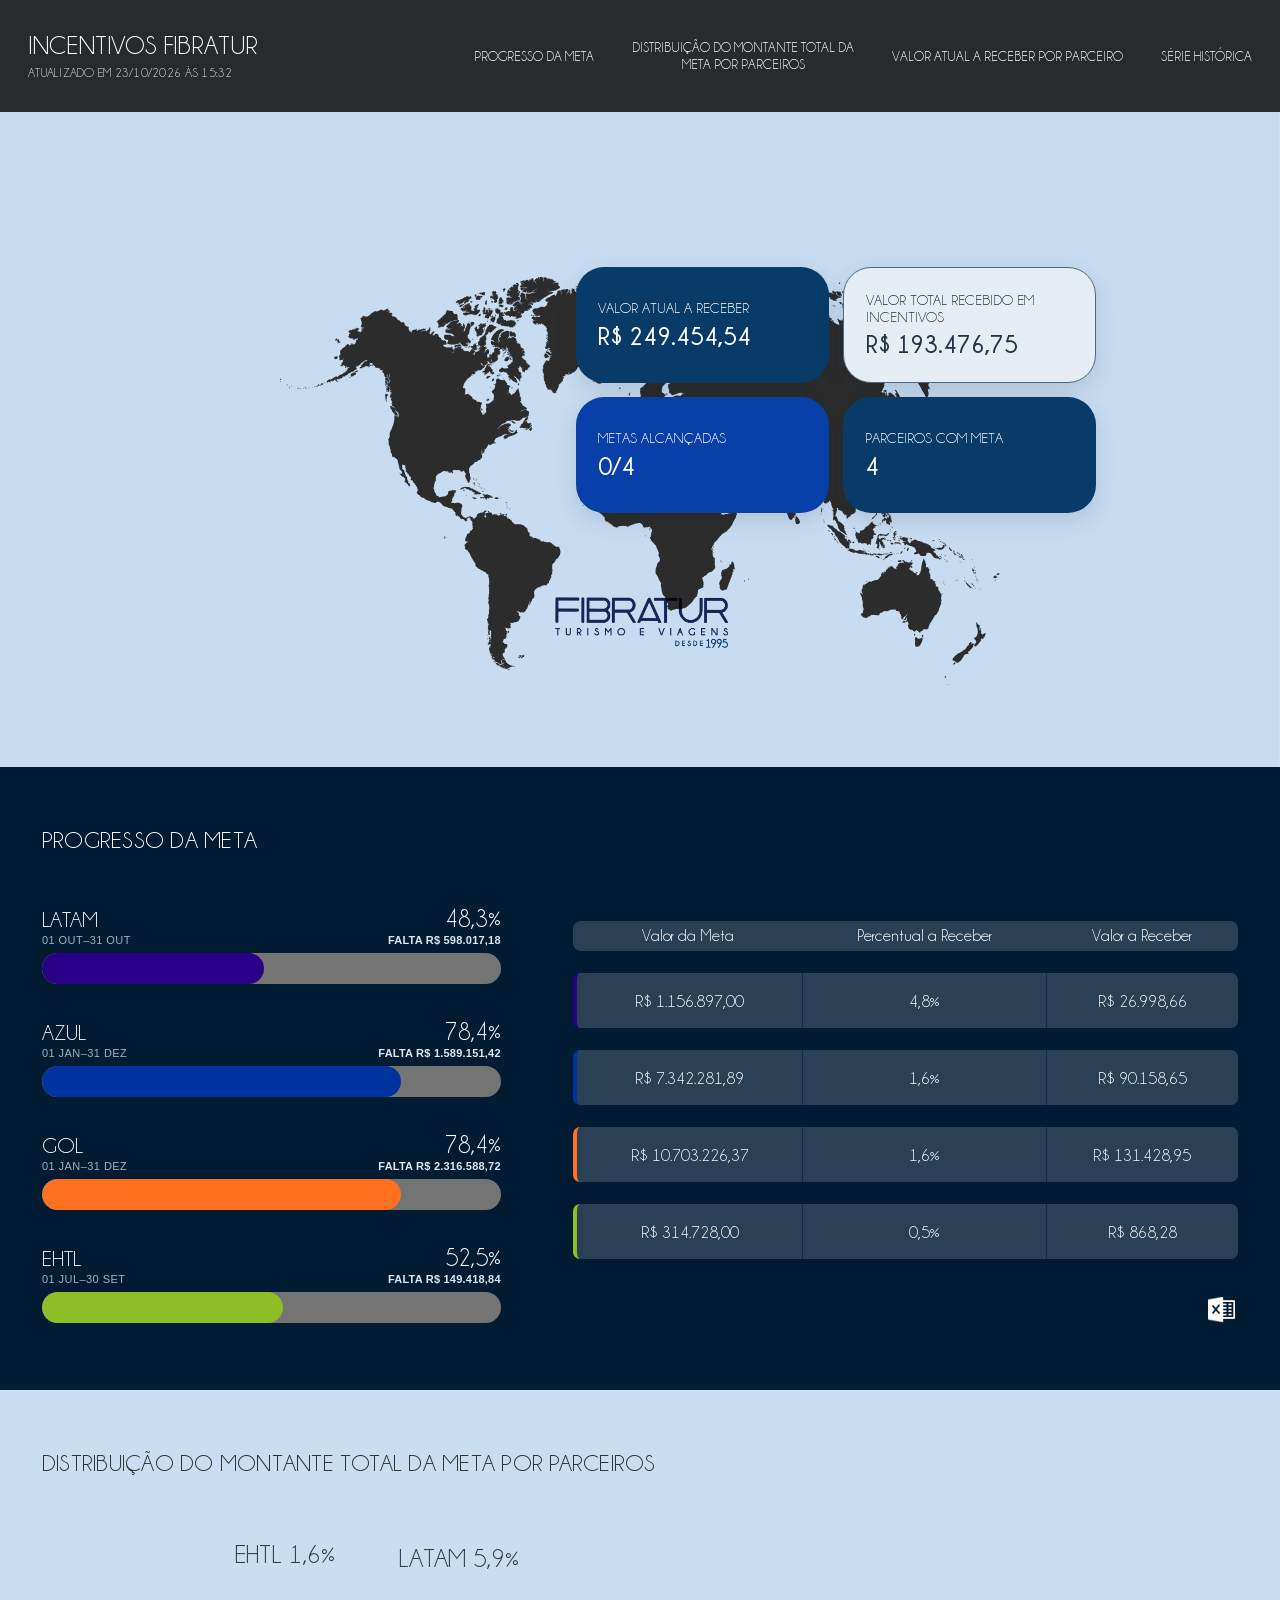
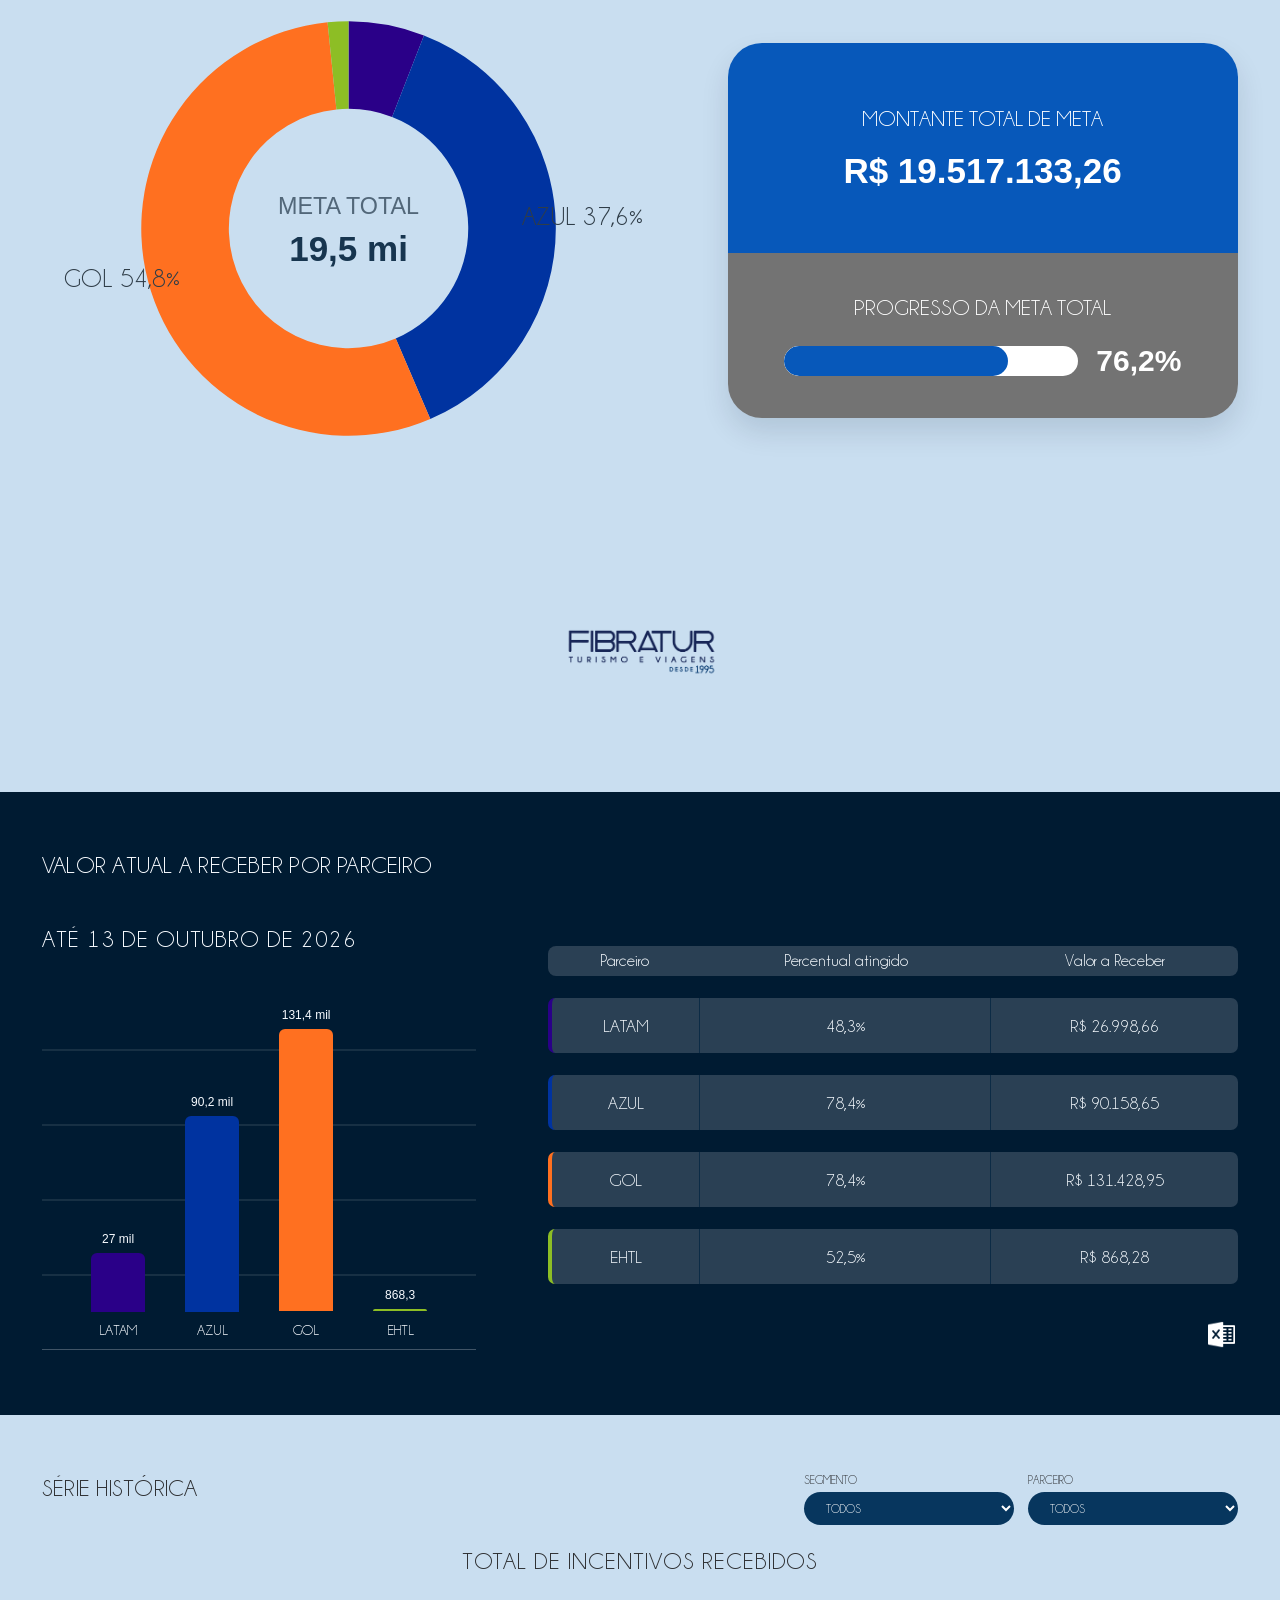
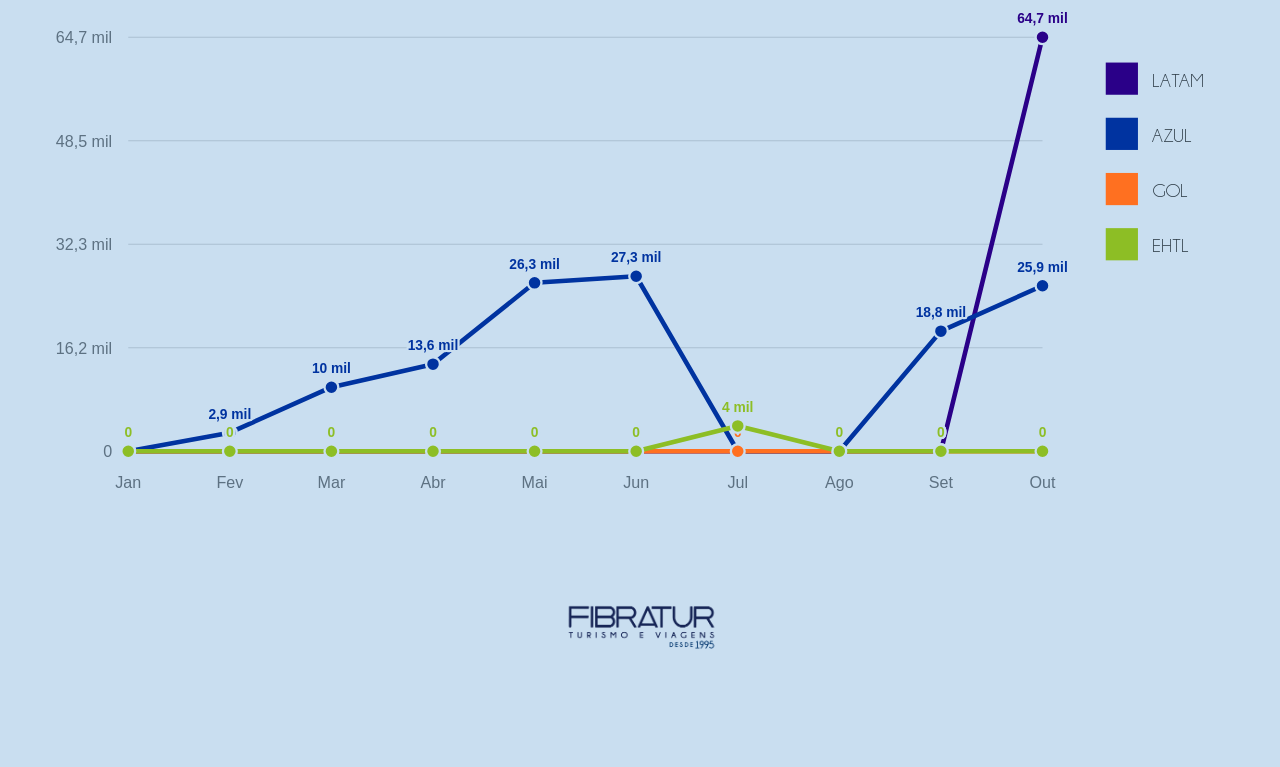
<file: index.html>
<!doctype html>
<html lang="pt-BR">
<head>
  <meta charset="utf-8">
  <meta name="viewport" content="width=device-width, initial-scale=1">
  <meta name="description" content="Painel de incentivos comerciais da Fibratur">
  <title>Incentivos Fibratur</title>
  <link rel="stylesheet" href="css/style.css">
  <link rel="stylesheet" href="css/components/header.css">
  <link rel="stylesheet" href="css/components/sections.css">
  <link rel="stylesheet" href="css/components/charts.css">
  <link rel="stylesheet" href="css/components/responsive.css">
</head>
<body>
  <header class="topbar" id="inicio">
    <div class="brand-block">
      <a href="#inicio" class="brand">INCENTIVOS FIBRATUR</a>
      <span>ATUALIZADO EM 23/10/2026 ÀS 15:32</span>
    </div>
    <nav aria-label="Navegação principal">
      <a href="#progresso">PROGRESSO DA META</a>
      <a href="#distribuicao">DISTRIBUIÇÃO DO MONTANTE TOTAL DA<br>META POR PARCEIROS</a>
      <a href="#receber">VALOR ATUAL A RECEBER POR PARCEIRO</a>
      <a href="#historico">SÉRIE HISTÓRICA</a>
    </nav>
  </header>

  <main>
    <section class="hero section-light" aria-labelledby="hero-title">
      <h1 id="hero-title" class="sr-only">Visão geral de incentivos</h1>
      <img class="world-map" src="assets/images/world-map.svg" alt="Mapa-múndi estilizado">
      <div class="hero-cards" id="hero-cards"></div>
      <img class="section-logo hero-logo" src="assets/images/logo-color.png" alt="Fibratur Turismo e Viagens">
    </section>

    <section class="section-dark" id="progresso" aria-labelledby="progress-title">
      <div class="section-inner">
        <h2 id="progress-title">PROGRESSO DA META</h2>
        <div class="progress-layout">
          <div class="progress-list" id="progress-list" aria-label="Progresso por parceiro"></div>
          <div class="data-table-wrap">
            <table class="data-table" aria-label="Metas e valores proporcionais por parceiro">
              <thead>
                <tr><th>Valor da Meta</th><th>Percentual a Receber</th><th>Valor a Receber</th></tr>
              </thead>
              <tbody id="progress-table"></tbody>
            </table>
            <button class="excel-button" data-export="progress" aria-label="Exportar tabela de progresso para Excel" title="Exportar para Excel (.csv)">
              <img src="assets/icons/excel.png" alt=""><span class="sr-only">Exportar</span>
            </button>
          </div>
        </div>
      </div>
    </section>

    <section class="section-light" id="distribuicao" aria-labelledby="distribution-title">
      <div class="section-inner">
        <h2 id="distribution-title">DISTRIBUIÇÃO DO MONTANTE TOTAL DA META POR PARCEIROS</h2>
        <div class="distribution-layout">
          <div class="donut-stage">
            <svg id="donut-chart" class="donut-chart" viewBox="0 0 420 420" role="img" aria-label="Distribuição das metas por parceiro"></svg>
          </div>
          <div class="total-goal-card">
            <div class="goal-card-top">
              <span>MONTANTE TOTAL DE META</span>
              <strong id="total-goal"></strong>
            </div>
            <div class="goal-card-bottom">
              <span>PROGRESSO DA META TOTAL</span>
              <div class="total-progress-row">
                <div class="total-progress-track"><i id="total-progress-bar"></i></div>
                <strong id="total-progress-label"></strong>
              </div>
            </div>
          </div>
        </div>
        <img class="section-logo" src="assets/images/logo-color.png" alt="">
      </div>
    </section>

    <section class="section-dark" id="receber" aria-labelledby="receivable-title">
      <div class="section-inner">
        <h2 id="receivable-title">VALOR ATUAL A RECEBER POR PARCEIRO</h2>
        <div class="receivable-layout">
          <div class="bar-stage">
            <h3>ATÉ 13 DE OUTUBRO DE 2026</h3>
            <div class="bar-chart" id="bar-chart" role="img" aria-label="Valor atual a receber por parceiro"></div>
          </div>
          <div class="data-table-wrap">
            <table class="data-table" aria-label="Valor proporcional a receber por parceiro">
              <thead>
                <tr><th>Parceiro</th><th>Percentual atingido</th><th>Valor a Receber</th></tr>
              </thead>
              <tbody id="receivable-table"></tbody>
            </table>
            <button class="excel-button" data-export="receivable" aria-label="Exportar tabela de valores para Excel" title="Exportar para Excel (.csv)">
              <img src="assets/icons/excel.png" alt=""><span class="sr-only">Exportar</span>
            </button>
          </div>
        </div>
      </div>
    </section>

    <section class="section-light history" id="historico" aria-labelledby="history-title">
      <div class="section-inner">
        <div class="history-heading">
          <h2 id="history-title">SÉRIE HISTÓRICA</h2>
          <div class="filters" aria-label="Filtros do painel">
            <label>SEGMENTO
              <select id="segment-filter"><option value="ALL">TODOS</option></select>
            </label>
            <label>PARCEIRO
              <select id="partner-filter"><option value="ALL">TODOS</option></select>
            </label>
          </div>
        </div>
        <div class="line-chart-wrap">
          <h3>TOTAL DE INCENTIVOS RECEBIDOS</h3>
          <svg id="line-chart" class="line-chart" viewBox="0 0 1040 500" role="img" aria-label="Histórico mensal dos incentivos recebidos"></svg>
        </div>
        <img class="section-logo" src="assets/images/logo-color.png" alt="">
      </div>
    </section>

  </main>

  <script src="js/data.js"></script>
  <script src="js/format.js"></script>
  <script src="js/export.js"></script>
  <script src="js/charts.js"></script>
  <script src="js/main.js"></script>
</body>
</html>
</file>
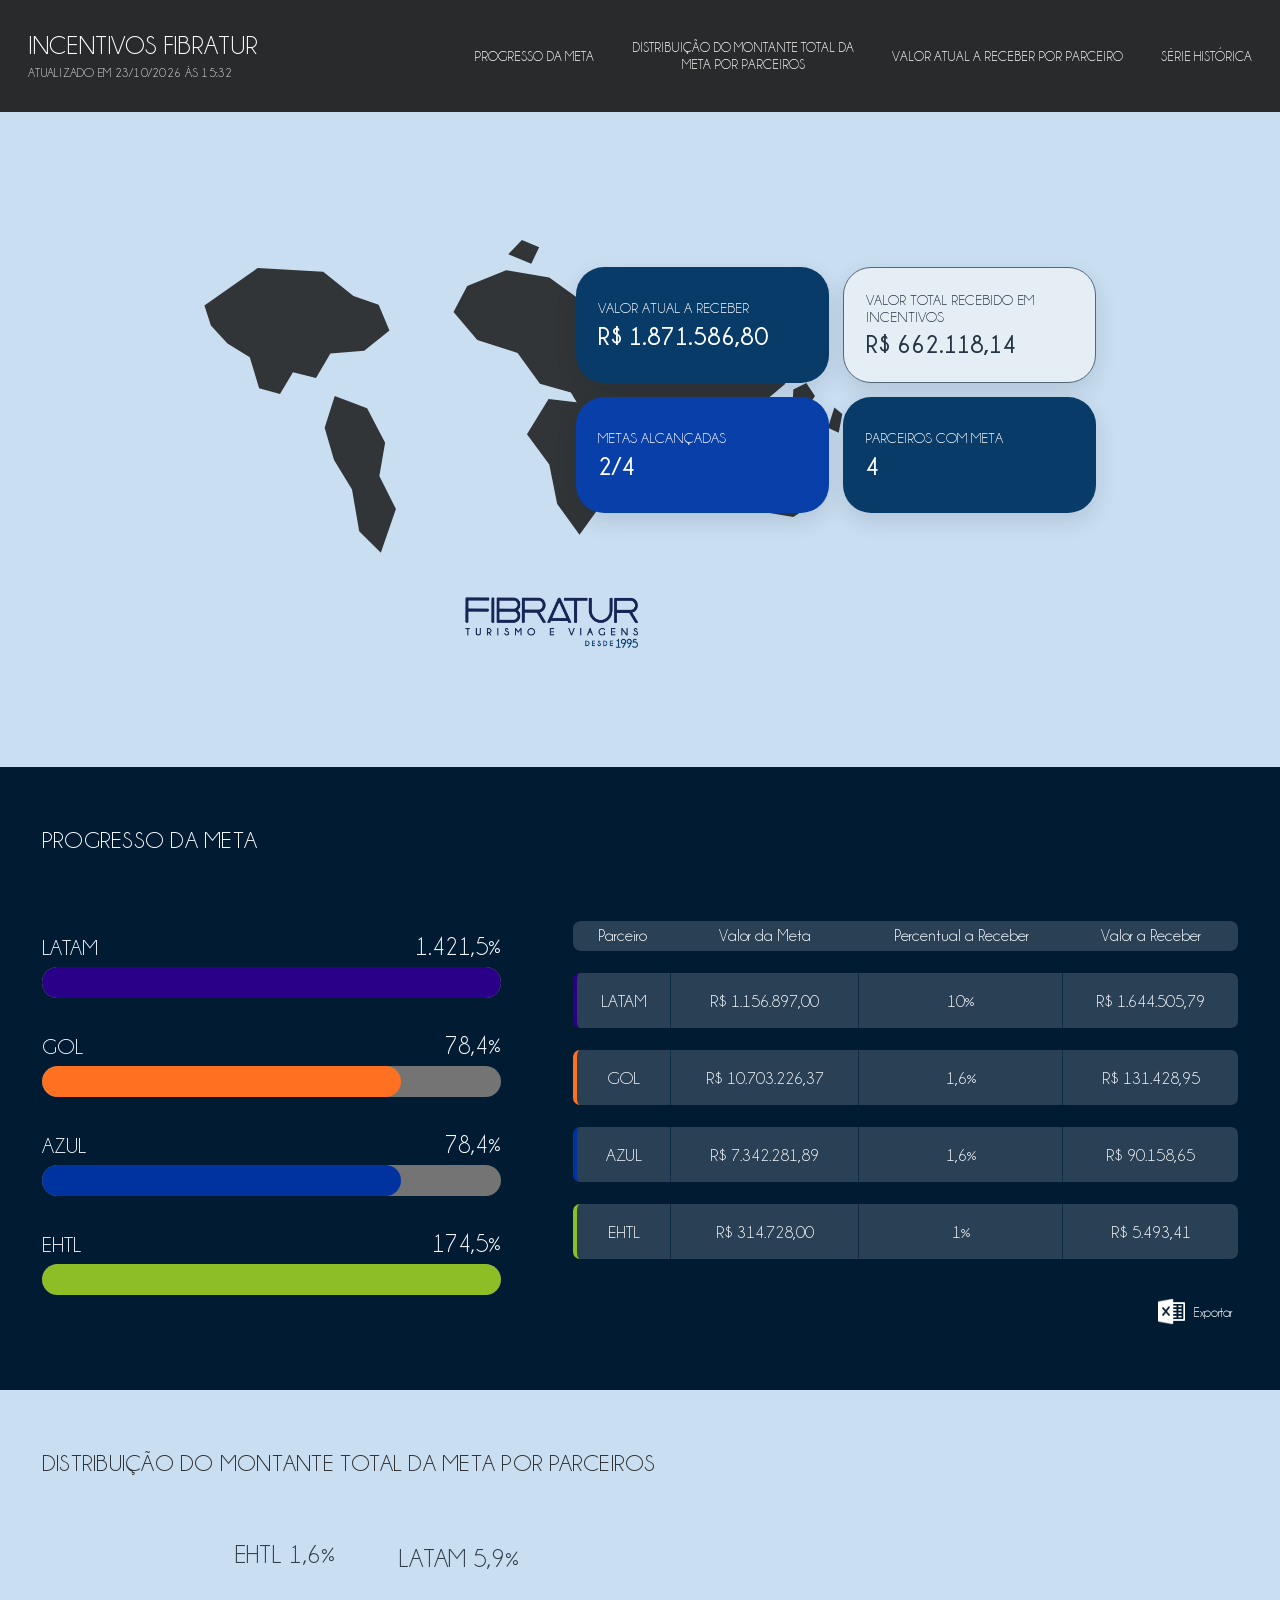
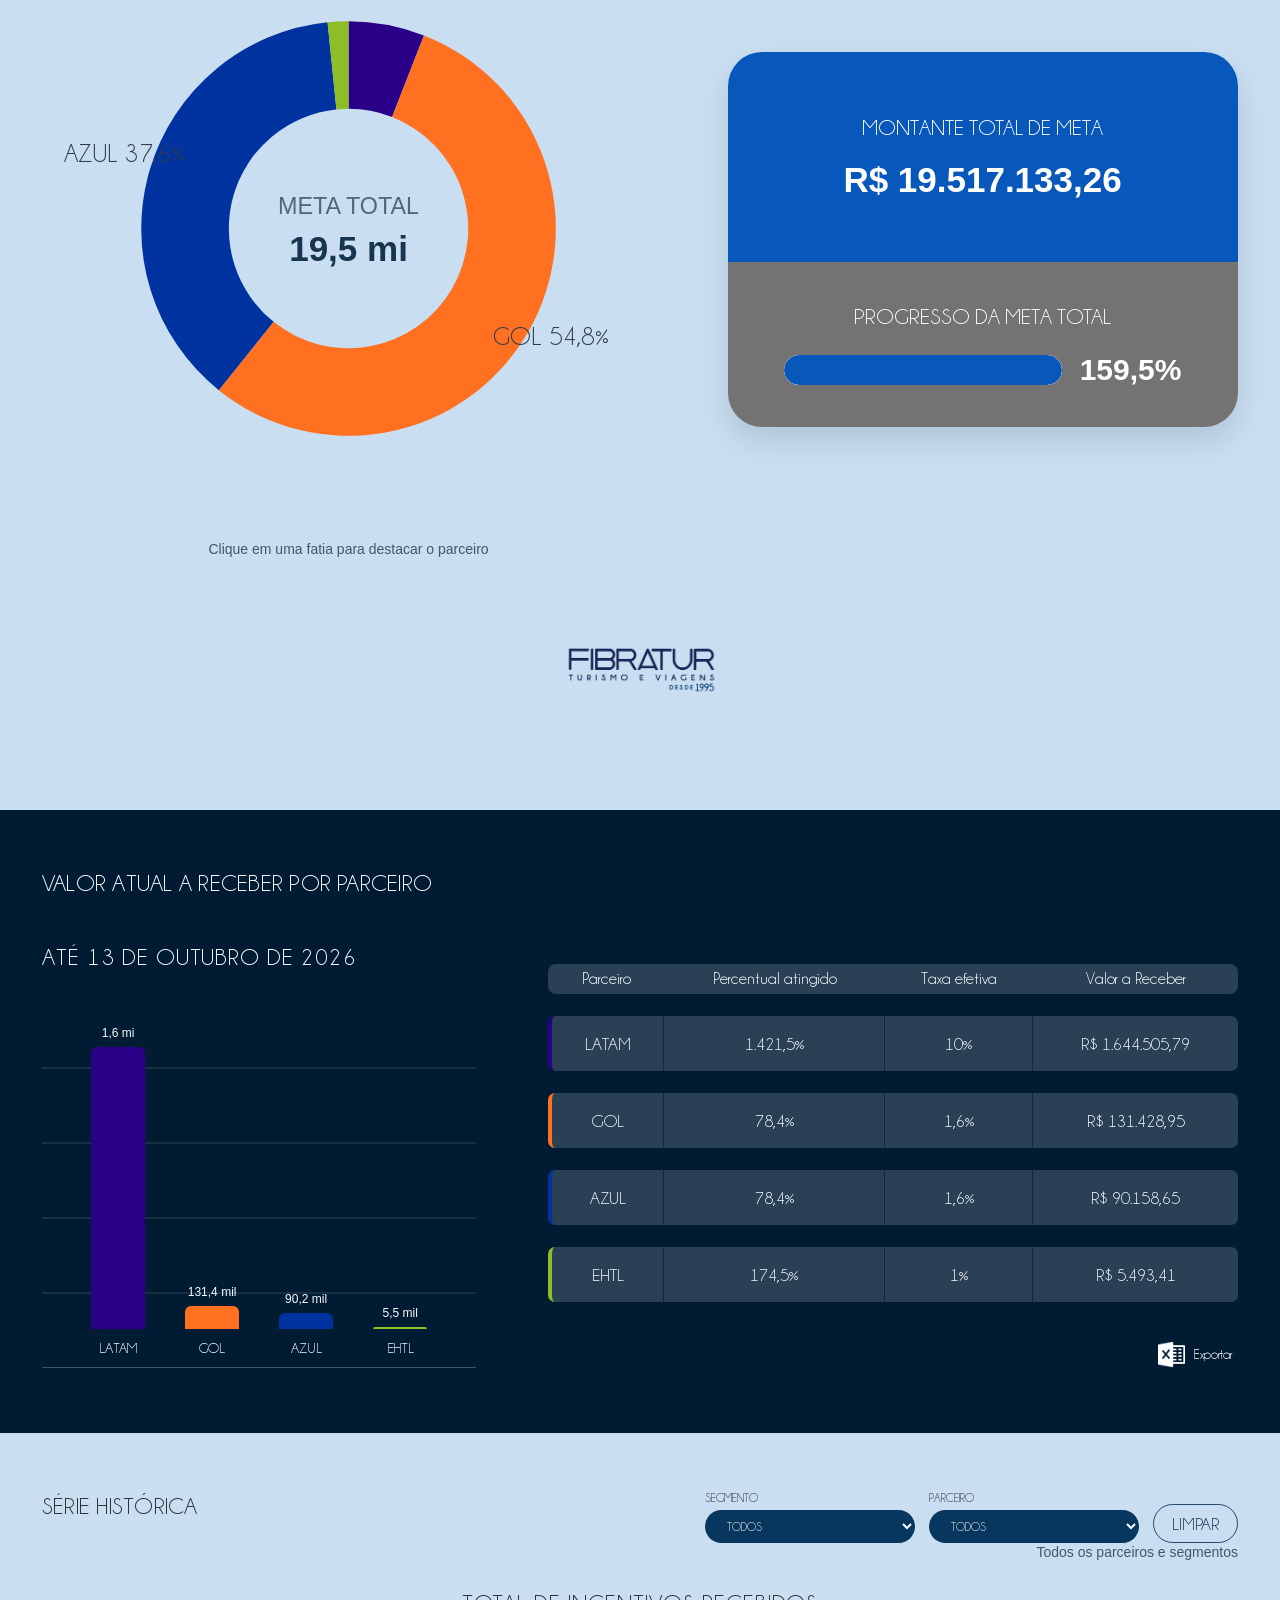
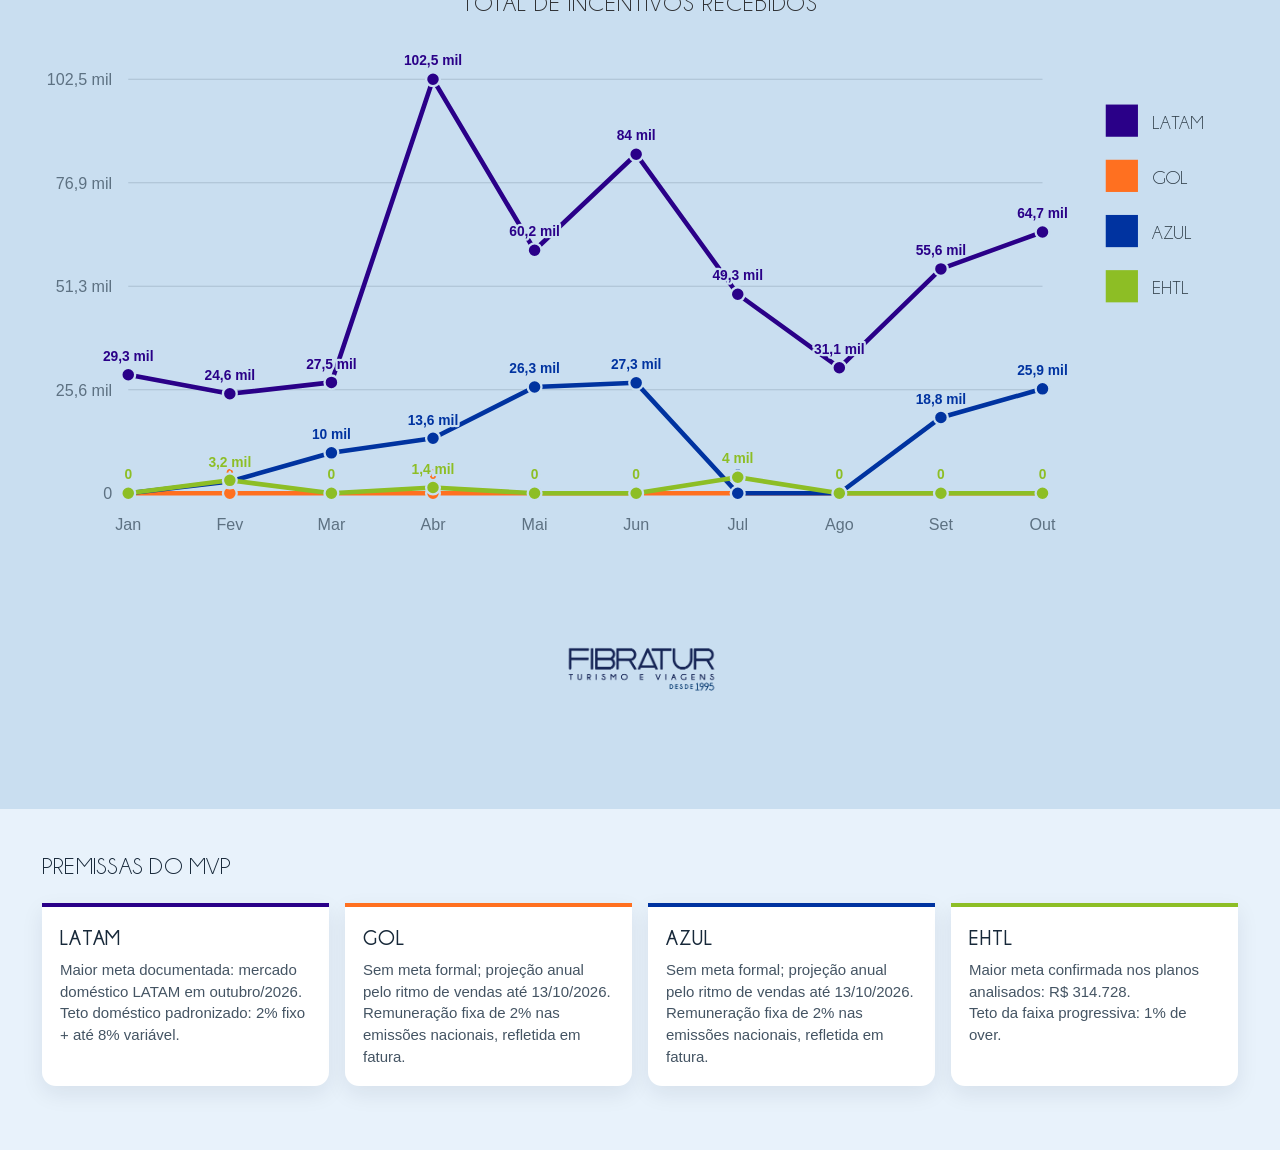
<file: log/index.html>
<!doctype html>
<html lang="pt-BR">
<head>
  <meta charset="utf-8">
  <meta name="viewport" content="width=device-width, initial-scale=1">
  <meta name="description" content="Painel de incentivos comerciais da Fibratur">
  <title>Incentivos Fibratur</title>
  <link rel="stylesheet" href="css/style.css">
  <link rel="stylesheet" href="css/components/header.css">
  <link rel="stylesheet" href="css/components/sections.css">
  <link rel="stylesheet" href="css/components/charts.css">
  <link rel="stylesheet" href="css/components/responsive.css">
</head>
<body>
  <header class="topbar" id="inicio">
    <div class="brand-block">
      <a href="#inicio" class="brand">INCENTIVOS FIBRATUR</a>
      <span>ATUALIZADO EM 23/10/2026 ÀS 15:32</span>
    </div>
    <nav aria-label="Navegação principal">
      <a href="#progresso">PROGRESSO DA META</a>
      <a href="#distribuicao">DISTRIBUIÇÃO DO MONTANTE TOTAL DA<br>META POR PARCEIROS</a>
      <a href="#receber">VALOR ATUAL A RECEBER POR PARCEIRO</a>
      <a href="#historico">SÉRIE HISTÓRICA</a>
    </nav>
  </header>

  <main>
    <section class="hero section-light" aria-labelledby="hero-title">
      <h1 id="hero-title" class="sr-only">Visão geral de incentivos</h1>
      <img class="world-map" src="assets/images/world-map.svg" alt="Mapa-múndi estilizado">
      <div class="hero-cards" id="hero-cards"></div>
      <img class="section-logo hero-logo" src="assets/images/logo-color.png" alt="Fibratur Turismo e Viagens">
    </section>

    <section class="section-dark" id="progresso" aria-labelledby="progress-title">
      <div class="section-inner">
        <h2 id="progress-title">PROGRESSO DA META</h2>
        <div class="progress-layout">
          <div class="progress-list" id="progress-list" aria-label="Progresso por parceiro"></div>
          <div class="data-table-wrap">
            <table class="data-table" aria-label="Metas e valores proporcionais por parceiro">
              <thead>
                <tr><th>Parceiro</th><th>Valor da Meta</th><th>Percentual a Receber</th><th>Valor a Receber</th></tr>
              </thead>
              <tbody id="progress-table"></tbody>
            </table>
            <button class="excel-button" data-export="progress" aria-label="Exportar tabela de progresso para Excel" title="Exportar para Excel (.csv)">
              <img src="assets/icons/excel.png" alt=""><span>Exportar</span>
            </button>
          </div>
        </div>
      </div>
    </section>

    <section class="section-light" id="distribuicao" aria-labelledby="distribution-title">
      <div class="section-inner">
        <h2 id="distribution-title">DISTRIBUIÇÃO DO MONTANTE TOTAL DA META POR PARCEIROS</h2>
        <div class="distribution-layout">
          <div class="donut-stage">
            <svg id="donut-chart" class="donut-chart" viewBox="0 0 420 420" role="img" aria-label="Distribuição das metas por parceiro"></svg>
            <p class="chart-hint">Clique em uma fatia para destacar o parceiro</p>
          </div>
          <div class="total-goal-card">
            <div class="goal-card-top">
              <span>MONTANTE TOTAL DE META</span>
              <strong id="total-goal"></strong>
            </div>
            <div class="goal-card-bottom">
              <span>PROGRESSO DA META TOTAL</span>
              <div class="total-progress-row">
                <div class="total-progress-track"><i id="total-progress-bar"></i></div>
                <strong id="total-progress-label"></strong>
              </div>
            </div>
          </div>
        </div>
        <img class="section-logo" src="assets/images/logo-color.png" alt="">
      </div>
    </section>

    <section class="section-dark" id="receber" aria-labelledby="receivable-title">
      <div class="section-inner">
        <h2 id="receivable-title">VALOR ATUAL A RECEBER POR PARCEIRO</h2>
        <div class="receivable-layout">
          <div class="bar-stage">
            <h3>ATÉ 13 DE OUTUBRO DE 2026</h3>
            <div class="bar-chart" id="bar-chart" role="img" aria-label="Valor atual a receber por parceiro"></div>
          </div>
          <div class="data-table-wrap">
            <table class="data-table" aria-label="Valor proporcional a receber por parceiro">
              <thead>
                <tr><th>Parceiro</th><th>Percentual atingido</th><th>Taxa efetiva</th><th>Valor a Receber</th></tr>
              </thead>
              <tbody id="receivable-table"></tbody>
            </table>
            <button class="excel-button" data-export="receivable" aria-label="Exportar tabela de valores para Excel" title="Exportar para Excel (.csv)">
              <img src="assets/icons/excel.png" alt=""><span>Exportar</span>
            </button>
          </div>
        </div>
      </div>
    </section>

    <section class="section-light history" id="historico" aria-labelledby="history-title">
      <div class="section-inner">
        <div class="history-heading">
          <h2 id="history-title">SÉRIE HISTÓRICA</h2>
          <div class="filters" aria-label="Filtros do painel">
            <label>SEGMENTO
              <select id="segment-filter"><option value="ALL">TODOS</option></select>
            </label>
            <label>PARCEIRO
              <select id="partner-filter"><option value="ALL">TODOS</option></select>
            </label>
            <button id="clear-filter" type="button">LIMPAR</button>
          </div>
        </div>
        <div class="active-filter" id="active-filter" aria-live="polite"></div>
        <div class="line-chart-wrap">
          <h3>TOTAL DE INCENTIVOS RECEBIDOS</h3>
          <svg id="line-chart" class="line-chart" viewBox="0 0 1040 500" role="img" aria-label="Histórico mensal dos incentivos recebidos"></svg>
        </div>
        <img class="section-logo" src="assets/images/logo-color.png" alt="">
      </div>
    </section>

    <section class="methodology" aria-labelledby="method-title">
      <div class="section-inner">
        <h2 id="method-title">PREMISSAS DO MVP</h2>
        <div id="method-cards" class="method-cards"></div>
      </div>
    </section>
  </main>

  <script src="js/data.js"></script>
  <script src="js/format.js"></script>
  <script src="js/export.js"></script>
  <script src="js/charts.js"></script>
  <script src="js/main.js"></script>
</body>
</html>
</file>
<file: css/style.css>
@font-face{font-family:Champagne;src:url('../assets/fonts/Champagne-Limousines.ttf') format('truetype');font-weight:400;font-style:normal;font-display:swap}
@font-face{font-family:Champagne;src:url('../assets/fonts/Champagne-Limousines-Bold.ttf') format('truetype');font-weight:700;font-style:normal;font-display:swap}
:root{--header:#292a2c;--dark:#001b32;--light:#c9def0;--blue:#0758ba;--blue-dark:#083b68;--gray:#747474;--ink:#2e3033;--white:#f7fbff;--latam:#2a0088;--gol:#ff7020;--azul:#0033a0;--ehtl:#8dbe25}
*{box-sizing:border-box}
html{scroll-behavior:smooth}
body{margin:0;background:var(--light);color:var(--ink);font-family:Champagne,Arial,sans-serif;font-size:18px}
button,select{font:inherit}
button:focus-visible,a:focus-visible,select:focus-visible{outline:3px solid #70b7ff;outline-offset:3px}
.section-light,.section-dark{position:relative;overflow:hidden}
.section-light{background:var(--light);color:var(--ink)}
.section-dark{background:var(--dark);color:var(--white)}
.section-inner{max-width:1280px;margin:0 auto;padding:58px 42px 64px}
h2{font-size:24px;font-weight:400;margin:0 0 46px;letter-spacing:.01em}
h3{font-weight:400;letter-spacing:.04em}
.section-logo{display:block;width:210px;height:auto;margin:38px auto 0;mix-blend-mode:multiply}
.sr-only{position:absolute;width:1px;height:1px;padding:0;margin:-1px;overflow:hidden;clip:rect(0,0,0,0);white-space:nowrap;border:0}
</file>
<file: css/components/header.css>
.topbar{min-height:112px;background:var(--header);color:#fff;display:flex;align-items:center;justify-content:space-between;padding:16px 28px;gap:30px;position:relative;z-index:20}
.brand-block{display:flex;flex-direction:column;gap:7px;min-width:270px}
.brand{color:#fff;text-decoration:none;font-size:26px;line-height:1}
.brand-block span{font-size:13px;letter-spacing:.02em;color:#e4e4e4}
.topbar nav{display:flex;align-items:center;justify-content:flex-end;gap:38px;flex:1}
.topbar nav a{color:#fff;text-decoration:none;font-size:14px;line-height:1.2;text-align:center;transition:opacity .2s,transform .2s}
.topbar nav a:hover{opacity:.72;transform:translateY(-2px)}
</file>
<file: css/components/sections.css>
.hero{height:655px;min-height:610px}
.world-map{position:absolute;inset:0;width:100%;height:100%;object-fit:cover;object-position:center;opacity:1}
.hero-cards{position:absolute;left:45%;top:155px;display:grid;grid-template-columns:1fr 1fr;gap:14px;width:520px;max-width:45vw}
.hero-card{min-height:116px;border-radius:28px;background:var(--blue-dark);padding:22px;color:#fff;display:flex;flex-direction:column;justify-content:center;box-shadow:0 8px 22px rgba(0,27,50,.12);transition:transform .25s,opacity .25s}
.hero-card:nth-child(2){background:#e6eef5;color:#243444;border:1px solid #53677b}
.hero-card:nth-child(3){background:#093fa9}
.hero-card span{font-size:15px;line-height:1.15}.hero-card strong{font-size:26px;font-weight:700;margin-top:4px}
.hero-logo{position:absolute;left:50%;bottom:54px;width:250px;margin:0;transform:translateX(-50%)}
.progress-layout,.receivable-layout,.distribution-layout{display:grid;grid-template-columns:1fr 1.45fr;gap:72px;align-items:center}
.progress-list{display:flex;flex-direction:column;gap:32px}
.progress-item{cursor:pointer;transition:opacity .2s,transform .2s,filter .2s}.progress-item:hover{transform:translateX(5px)}.progress-item.is-selected{transform:translateX(8px);filter:drop-shadow(0 0 8px rgba(255,255,255,.2))}
.progress-item-title{display:flex;justify-content:space-between;align-items:flex-end;margin-bottom:7px}.progress-name{display:flex;flex-direction:column;gap:2px}.progress-item-title strong{font-size:22px;font-weight:400}.progress-period{font:11px Arial,sans-serif;color:#9eb2c3;letter-spacing:.04em}.progress-status{display:flex;flex-direction:column;align-items:flex-end;gap:2px}.progress-status strong{font-size:25px;font-weight:400}.progress-status small{font:700 11px Arial,sans-serif;color:#dce9f4;letter-spacing:.02em}
.progress-track{height:31px;background:#747474;border-radius:18px;overflow:hidden}.progress-track i{display:block;height:100%;border-radius:18px;background:var(--blue);transform-origin:left;animation:growBar .85s ease both}
@keyframes growBar{from{transform:scaleX(0)}to{transform:scaleX(1)}}
.data-table-wrap{position:relative;padding-bottom:45px}.data-table{width:100%;border-collapse:separate;border-spacing:0 22px;text-align:center;color:#f7fbff}
.data-table thead th{font-weight:400;background:#2a4054;font-size:16px;padding:6px 10px}.data-table thead th:first-child{border-radius:8px 0 0 8px}.data-table thead th:last-child{border-radius:0 8px 8px 0}
.data-table tbody tr{cursor:pointer;transition:transform .2s,opacity .2s}.data-table tbody tr:hover{transform:translateX(4px)}
.data-table td{background:#2a4054;padding:17px 12px;font-size:18px;border-right:1px solid #0c2b45}.data-table td:first-child{border-radius:7px 0 0 7px;border-left:4px solid var(--row-color)}.data-table td:last-child{border-radius:0 7px 7px 0;border-right:0}
.excel-button{position:absolute;right:0;bottom:0;background:transparent;color:#fff;border:0;display:flex;align-items:center;cursor:pointer;padding:3px}.excel-button img{width:27px;height:27px;object-fit:contain}.excel-button:hover{transform:scale(1.08)}
.distribution-layout{grid-template-columns:1.2fr 1fr}.donut-stage{text-align:center}.chart-hint{font:14px Arial,sans-serif;margin:2px 0 0;color:#42576b}
.total-goal-card{border-radius:34px;overflow:hidden;max-width:510px;margin:auto;width:100%;box-shadow:0 14px 28px rgba(0,27,50,.12)}
.goal-card-top{background:var(--blue);color:#fff;min-height:210px;display:flex;flex-direction:column;align-items:center;justify-content:center;gap:20px}.goal-card-top span,.goal-card-bottom>span{font-size:22px}.goal-card-top strong{font:700 35px Arial,sans-serif}
.goal-card-bottom{background:#737373;color:#fff;min-height:165px;display:flex;flex-direction:column;align-items:center;justify-content:center;gap:24px}.total-progress-row{display:flex;align-items:center;gap:18px;width:78%}.total-progress-track{height:30px;background:#fff;border-radius:16px;overflow:hidden;flex:1}.total-progress-track i{display:block;height:100%;background:var(--blue);border-radius:16px;transition:width .5s}.total-progress-row strong{font:700 30px Arial,sans-serif}
.receivable-layout{grid-template-columns:.85fr 1.35fr}.bar-stage h3{font-size:24px;margin:0 0 28px}.bar-chart{height:370px;display:flex;align-items:flex-end;justify-content:center;gap:28px;border-bottom:1px solid rgba(255,255,255,.25);background:repeating-linear-gradient(to top,transparent 0,transparent 73px,rgba(255,255,255,.18) 74px,transparent 75px);padding:28px 18px 0}
.bar-column{height:100%;display:flex;flex-direction:column;justify-content:flex-end;align-items:center;width:66px;cursor:pointer}.bar-value{font:12px Arial,sans-serif;margin-bottom:7px;white-space:nowrap}.bar{width:54px;min-height:2px;background:var(--partner-color);border-radius:6px 6px 0 0;animation:rise .8s ease both;transform-origin:bottom}.bar-label{font-size:15px;padding-top:10px;height:38px}
@keyframes rise{from{transform:scaleY(0)}to{transform:scaleY(1)}}
.history-heading{display:flex;align-items:flex-start;justify-content:space-between;gap:30px}.history-heading h2{margin-bottom:25px}.filters{display:flex;align-items:flex-end;gap:14px}.filters label{display:flex;flex-direction:column;font-size:12px;gap:5px}.filters select{width:210px;background:#07365e;color:#fff;border:0;border-radius:22px;padding:9px 40px 9px 18px;cursor:pointer}
.line-chart-wrap h3{text-align:center;font-size:24px;margin:20px 0 0}.line-chart{width:100%;height:auto;overflow:visible}.history .section-logo{margin-top:0}
</file>
<file: css/components/charts.css>
.donut-segment{cursor:pointer;transition:transform .28s ease,opacity .22s,filter .22s,stroke-width .22s;transform-box:fill-box;transform-origin:center}.donut-segment:hover{transform:scale(1.045);filter:drop-shadow(0 8px 8px rgba(0,0,0,.18))}.donut-segment.is-active{transform:scale(1.09);filter:brightness(1.12) drop-shadow(0 10px 10px rgba(0,0,0,.35));stroke:#fff;stroke-width:5;opacity:1!important}.donut-segment.is-muted{opacity:.28!important;filter:saturate(.55)}.donut-label{font:18px Champagne,Arial,sans-serif;pointer-events:none;fill:#2f3d48;transition:opacity .22s,font-weight .22s}.donut-label.is-active-label{font-weight:700;fill:#0b2c49}.donut-label.is-muted-label{opacity:.35}.donut-center-title{font:16px Arial,sans-serif;fill:#526779}.donut-center-value{font:700 24px Arial,sans-serif;fill:#17354f}
.chart-grid{stroke:#859bad;stroke-width:1;opacity:.45}.chart-axis-label{font:14px Arial,sans-serif;fill:#5d7182}.chart-data-label{font:700 12px Arial,sans-serif;paint-order:stroke;stroke:var(--light);stroke-width:4px;stroke-linejoin:round}.chart-line{fill:none;stroke-width:4;stroke-linecap:round;stroke-linejoin:round}.chart-dot{stroke:var(--light);stroke-width:2;cursor:pointer}.chart-legend{font:17px Champagne,Arial,sans-serif;fill:#2f3d48}.is-muted{opacity:.18!important}.is-selected{filter:brightness(1.1) drop-shadow(0 0 8px rgba(255,255,255,.25))}
</file>
<file: css/components/responsive.css>
@media(max-width:1050px){.topbar{align-items:flex-start}.topbar nav{gap:18px;flex-wrap:wrap}.hero-cards{left:42%;max-width:54vw}.progress-layout,.receivable-layout{gap:32px}}
@media(max-width:780px){body{font-size:16px}.topbar{position:relative;flex-direction:column}.topbar nav{justify-content:flex-start}.topbar nav a{font-size:12px}.hero{height:auto;min-height:700px;padding-top:20px}.world-map{width:100%;height:100%;left:0;top:0;right:auto;bottom:auto;object-fit:cover;object-position:center}.hero-cards{position:relative;left:auto;top:auto;max-width:none;width:auto;margin:260px 20px 110px;grid-template-columns:1fr 1fr}.hero-card{min-height:100px;padding:16px}.hero-logo{left:50%;bottom:30px;width:190px}.section-inner{padding:42px 20px 50px}h2{font-size:20px;margin-bottom:30px}.progress-layout,.receivable-layout,.distribution-layout{grid-template-columns:1fr;gap:36px}.data-table{min-width:620px}.data-table-wrap{overflow-x:auto}.excel-button{position:sticky;left:calc(100% - 40px);display:inline-flex}.distribution-layout{grid-template-columns:1fr}.donut-chart{max-width:440px}.bar-chart{height:330px}.history-heading{flex-direction:column}.filters{flex-wrap:wrap}.filters select{width:170px}.line-chart{min-width:820px}.line-chart-wrap{overflow-x:auto}}
@media(max-width:600px){.hero-cards{grid-template-columns:1fr;margin:220px auto 110px;width:min(350px,calc(100vw - 40px));max-width:350px}.hero-card{min-height:82px;border-radius:20px}.hero{min-height:930px}.brand{font-size:23px}.progress-item-title>span{font-size:21px}.filters{display:grid;grid-template-columns:1fr 1fr}}
</file>
<file: log/css/style.css>
@font-face{font-family:Champagne;src:url('../assets/fonts/Champagne-Limousines.ttf') format('truetype');font-weight:400;font-style:normal;font-display:swap}
@font-face{font-family:Champagne;src:url('../assets/fonts/Champagne-Limousines-Bold.ttf') format('truetype');font-weight:700;font-style:normal;font-display:swap}
:root{--header:#292a2c;--dark:#001b32;--light:#c9def0;--blue:#0758ba;--blue-dark:#083b68;--gray:#747474;--ink:#2e3033;--white:#f7fbff;--latam:#2a0088;--gol:#ff7020;--azul:#0033a0;--ehtl:#8dbe25}
*{box-sizing:border-box}
html{scroll-behavior:smooth}
body{margin:0;background:var(--light);color:var(--ink);font-family:Champagne,Arial,sans-serif;font-size:18px}
button,select{font:inherit}
button:focus-visible,a:focus-visible,select:focus-visible{outline:3px solid #70b7ff;outline-offset:3px}
.section-light,.section-dark,.methodology{position:relative;overflow:hidden}
.section-light{background:var(--light);color:var(--ink)}
.section-dark{background:var(--dark);color:var(--white)}
.section-inner{max-width:1280px;margin:0 auto;padding:58px 42px 64px}
h2{font-size:24px;font-weight:400;margin:0 0 46px;letter-spacing:.01em}
h3{font-weight:400;letter-spacing:.04em}
.section-logo{display:block;width:210px;height:auto;margin:38px auto 0;mix-blend-mode:multiply}
.sr-only{position:absolute;width:1px;height:1px;padding:0;margin:-1px;overflow:hidden;clip:rect(0,0,0,0);white-space:nowrap;border:0}
.methodology{background:#e8f2fb;color:#172839}
.methodology .section-inner{padding-top:42px}
.methodology h2{margin-bottom:24px}
.method-cards{display:grid;grid-template-columns:repeat(4,1fr);gap:16px}
.method-card{background:#fff;border-top:4px solid var(--partner-color);padding:18px;border-radius:0 0 14px 14px;box-shadow:0 8px 22px rgba(0,27,50,.08)}
.method-card h3{margin:0 0 10px;font-weight:700}.method-card p{margin:0;font:15px/1.45 Arial,sans-serif;color:#445463}
</file>
<file: log/css/components/header.css>
.topbar{min-height:112px;background:var(--header);color:#fff;display:flex;align-items:center;justify-content:space-between;padding:16px 28px;gap:30px;position:relative;z-index:20}
.brand-block{display:flex;flex-direction:column;gap:7px;min-width:270px}
.brand{color:#fff;text-decoration:none;font-size:26px;line-height:1}
.brand-block span{font-size:13px;letter-spacing:.02em;color:#e4e4e4}
.topbar nav{display:flex;align-items:center;justify-content:flex-end;gap:38px;flex:1}
.topbar nav a{color:#fff;text-decoration:none;font-size:14px;line-height:1.2;text-align:center;transition:opacity .2s,transform .2s}
.topbar nav a:hover{opacity:.72;transform:translateY(-2px)}
</file>
<file: log/css/components/sections.css>
.hero{height:655px;min-height:610px}
.world-map{position:absolute;width:min(720px,61vw);left:12%;top:110px;opacity:.92}
.hero-cards{position:absolute;left:45%;top:155px;display:grid;grid-template-columns:1fr 1fr;gap:14px;width:520px;max-width:45vw}
.hero-card{min-height:116px;border-radius:28px;background:var(--blue-dark);padding:22px;color:#fff;display:flex;flex-direction:column;justify-content:center;box-shadow:0 8px 22px rgba(0,27,50,.12);transition:transform .25s,opacity .25s}
.hero-card:nth-child(2){background:#e6eef5;color:#243444;border:1px solid #53677b}
.hero-card:nth-child(3){background:#093fa9}
.hero-card span{font-size:15px;line-height:1.15}.hero-card strong{font-size:26px;font-weight:700;margin-top:4px}
.hero-logo{position:absolute;left:43%;bottom:54px;width:250px;margin:0;transform:translateX(-50%)}
.progress-layout,.receivable-layout,.distribution-layout{display:grid;grid-template-columns:1fr 1.45fr;gap:72px;align-items:center}
.progress-list{display:flex;flex-direction:column;gap:32px}
.progress-item{cursor:pointer;transition:opacity .2s,transform .2s}.progress-item:hover{transform:translateX(5px)}
.progress-item-title{display:flex;justify-content:space-between;align-items:flex-end;margin-bottom:7px}.progress-item-title strong{font-size:22px;font-weight:400}.progress-item-title span{font-size:25px}
.progress-track{height:31px;background:#747474;border-radius:18px;overflow:hidden}.progress-track i{display:block;height:100%;border-radius:18px;background:var(--blue);transform-origin:left;animation:growBar .85s ease both}
@keyframes growBar{from{transform:scaleX(0)}to{transform:scaleX(1)}}
.data-table-wrap{position:relative;padding-bottom:45px}.data-table{width:100%;border-collapse:separate;border-spacing:0 22px;text-align:center;color:#f7fbff}
.data-table thead th{font-weight:400;background:#2a4054;font-size:16px;padding:6px 10px}.data-table thead th:first-child{border-radius:8px 0 0 8px}.data-table thead th:last-child{border-radius:0 8px 8px 0}
.data-table tbody tr{cursor:pointer;transition:transform .2s,opacity .2s}.data-table tbody tr:hover{transform:translateX(4px)}
.data-table td{background:#2a4054;padding:17px 12px;font-size:18px;border-right:1px solid #0c2b45}.data-table td:first-child{border-radius:7px 0 0 7px;border-left:4px solid var(--row-color)}.data-table td:last-child{border-radius:0 7px 7px 0;border-right:0}
.excel-button{position:absolute;right:0;bottom:0;background:transparent;color:#fff;border:0;display:flex;align-items:center;gap:8px;cursor:pointer;font-size:14px}.excel-button img{width:27px;height:27px;object-fit:contain}.excel-button:hover span{text-decoration:underline}
.distribution-layout{grid-template-columns:1.2fr 1fr}.donut-stage{text-align:center}.chart-hint{font:14px Arial,sans-serif;margin:2px 0 0;color:#42576b}
.total-goal-card{border-radius:34px;overflow:hidden;max-width:510px;margin:auto;width:100%;box-shadow:0 14px 28px rgba(0,27,50,.12)}
.goal-card-top{background:var(--blue);color:#fff;min-height:210px;display:flex;flex-direction:column;align-items:center;justify-content:center;gap:20px}.goal-card-top span,.goal-card-bottom>span{font-size:22px}.goal-card-top strong{font:700 35px Arial,sans-serif}
.goal-card-bottom{background:#737373;color:#fff;min-height:165px;display:flex;flex-direction:column;align-items:center;justify-content:center;gap:24px}.total-progress-row{display:flex;align-items:center;gap:18px;width:78%}.total-progress-track{height:30px;background:#fff;border-radius:16px;overflow:hidden;flex:1}.total-progress-track i{display:block;height:100%;background:var(--blue);border-radius:16px;transition:width .5s}.total-progress-row strong{font:700 30px Arial,sans-serif}
.receivable-layout{grid-template-columns:.85fr 1.35fr}.bar-stage h3{font-size:24px;margin:0 0 28px}.bar-chart{height:370px;display:flex;align-items:flex-end;justify-content:center;gap:28px;border-bottom:1px solid rgba(255,255,255,.25);background:repeating-linear-gradient(to top,transparent 0,transparent 73px,rgba(255,255,255,.18) 74px,transparent 75px);padding:28px 18px 0}
.bar-column{height:100%;display:flex;flex-direction:column;justify-content:flex-end;align-items:center;width:66px;cursor:pointer}.bar-value{font:12px Arial,sans-serif;margin-bottom:7px;white-space:nowrap}.bar{width:54px;min-height:2px;background:var(--partner-color);border-radius:6px 6px 0 0;animation:rise .8s ease both;transform-origin:bottom}.bar-label{font-size:15px;padding-top:10px;height:38px}
@keyframes rise{from{transform:scaleY(0)}to{transform:scaleY(1)}}
.history-heading{display:flex;align-items:flex-start;justify-content:space-between;gap:30px}.history-heading h2{margin-bottom:25px}.filters{display:flex;align-items:flex-end;gap:14px}.filters label{display:flex;flex-direction:column;font-size:12px;gap:5px}.filters select{width:210px;background:#07365e;color:#fff;border:0;border-radius:22px;padding:9px 40px 9px 18px;cursor:pointer}.filters button{background:transparent;border:1px solid #244968;border-radius:20px;padding:8px 18px;color:#18334a;cursor:pointer}.filters button:hover{background:#d9eafa}
.active-filter{height:24px;text-align:right;font:14px Arial,sans-serif;color:#42576b}.line-chart-wrap h3{text-align:center;font-size:24px;margin:20px 0 0}.line-chart{width:100%;height:auto;overflow:visible}.history .section-logo{margin-top:0}
</file>
<file: log/css/components/charts.css>
.donut-segment{cursor:pointer;transition:transform .28s ease,opacity .2s,filter .2s;transform-box:fill-box;transform-origin:center}.donut-segment:hover,.donut-segment.is-active{transform:scale(1.045);filter:drop-shadow(0 8px 8px rgba(0,0,0,.18))}.donut-label{font:18px Champagne,Arial,sans-serif;pointer-events:none;fill:#2f3d48}.donut-center-title{font:16px Arial,sans-serif;fill:#526779}.donut-center-value{font:700 24px Arial,sans-serif;fill:#17354f}
.chart-grid{stroke:#859bad;stroke-width:1;opacity:.45}.chart-axis-label{font:14px Arial,sans-serif;fill:#5d7182}.chart-data-label{font:700 12px Arial,sans-serif;paint-order:stroke;stroke:var(--light);stroke-width:4px;stroke-linejoin:round}.chart-line{fill:none;stroke-width:4;stroke-linecap:round;stroke-linejoin:round}.chart-dot{stroke:var(--light);stroke-width:2;cursor:pointer}.chart-legend{font:17px Champagne,Arial,sans-serif;fill:#2f3d48}.is-muted{opacity:.18!important}.is-selected{filter:brightness(1.1) drop-shadow(0 0 8px rgba(255,255,255,.25))}
</file>
<file: log/css/components/responsive.css>
@media(max-width:1050px){.topbar{align-items:flex-start}.topbar nav{gap:18px;flex-wrap:wrap}.hero-cards{left:42%;max-width:54vw}.progress-layout,.receivable-layout{gap:32px}.method-cards{grid-template-columns:1fr 1fr}}
@media(max-width:780px){body{font-size:16px}.topbar{position:relative;flex-direction:column}.topbar nav{justify-content:flex-start}.topbar nav a{font-size:12px}.hero{height:auto;min-height:700px;padding-top:20px}.world-map{width:94%;left:3%;top:75px}.hero-cards{position:relative;left:auto;top:auto;max-width:none;width:auto;margin:260px 20px 110px;grid-template-columns:1fr 1fr}.hero-card{min-height:100px;padding:16px}.hero-logo{left:50%;bottom:30px;width:190px}.section-inner{padding:42px 20px 50px}h2{font-size:20px;margin-bottom:30px}.progress-layout,.receivable-layout,.distribution-layout{grid-template-columns:1fr;gap:36px}.data-table{min-width:690px}.data-table-wrap{overflow-x:auto}.excel-button{position:sticky;left:calc(100% - 95px);display:inline-flex}.distribution-layout{grid-template-columns:1fr}.donut-chart{max-width:440px}.bar-chart{height:330px}.history-heading{flex-direction:column}.filters{flex-wrap:wrap}.filters select{width:170px}.active-filter{text-align:left}.line-chart{min-width:820px}.line-chart-wrap{overflow-x:auto}.method-cards{grid-template-columns:1fr}}
@media(max-width:600px){.hero-cards{grid-template-columns:1fr;margin:220px auto 110px;width:min(350px,calc(100vw - 40px));max-width:350px}.hero-card{min-height:82px;border-radius:20px}.hero{min-height:930px}.brand{font-size:23px}.progress-item-title span{font-size:21px}.filters{display:grid;grid-template-columns:1fr 1fr}.filters button{grid-column:1/-1}.method-cards{grid-template-columns:1fr}}
</file>
